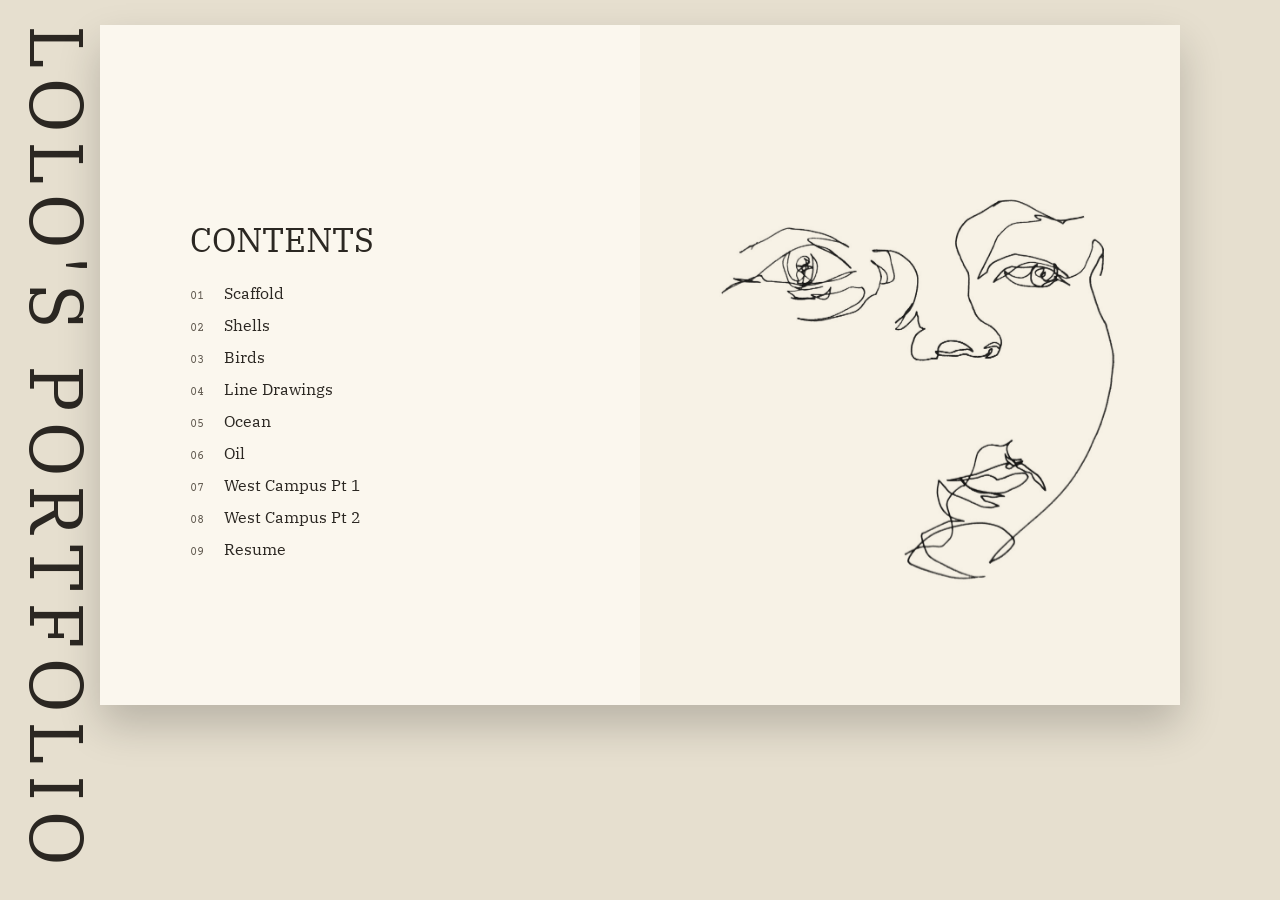
<file: index.html>
<!DOCTYPE html>
<html lang="en">
<head>
  <meta charset="utf-8">
  <meta name="viewport" content="width=device-width, initial-scale=1">
  <title>Lolo's Portfolio</title>
  <link rel="stylesheet" href="https://fonts.googleapis.com/css2?family=Courier+Prime&family=IBM+Plex+Serif&display=swap">
  <link rel="stylesheet" href="style.css">
</head>
<body>
  <header>LOLO'S PORTFOLIO</header>
  <main>
    <nav>
      <h1>CONTENTS</h1>
      <ol>
        <li><small>01</small> <a href="pages/scaffold.html">Scaffold</a></li>
        <li><small>02</small> <a href="pages/shells.html">Shells</a></li>
        <li><small>03</small> <a href="pages/birds.html">Birds</a></li>
        <li><small>04</small> <a href="pages/line-drawings.html">Line Drawings</a></li>
        <li><small>05</small> <a href="pages/ocean.html">Ocean</a></li>
        <li><small>06</small> <a href="pages/oil.html">Oil</a></li>
        <li><small>07</small> <a href="pages/west-campus.html">West Campus Pt 1</a></li>
        <li><small>08</small> <a href="pages/west-campus-2.html">West Campus Pt 2</a></li>
        <li><small>09</small> <a href="pages/resume.html">Resume</a></li>
      </ol>
    </nav>
    <img class="drawing" src="images/face.jpg" alt="line drawing of a face">
  </main>
</body>
</html>
</file>
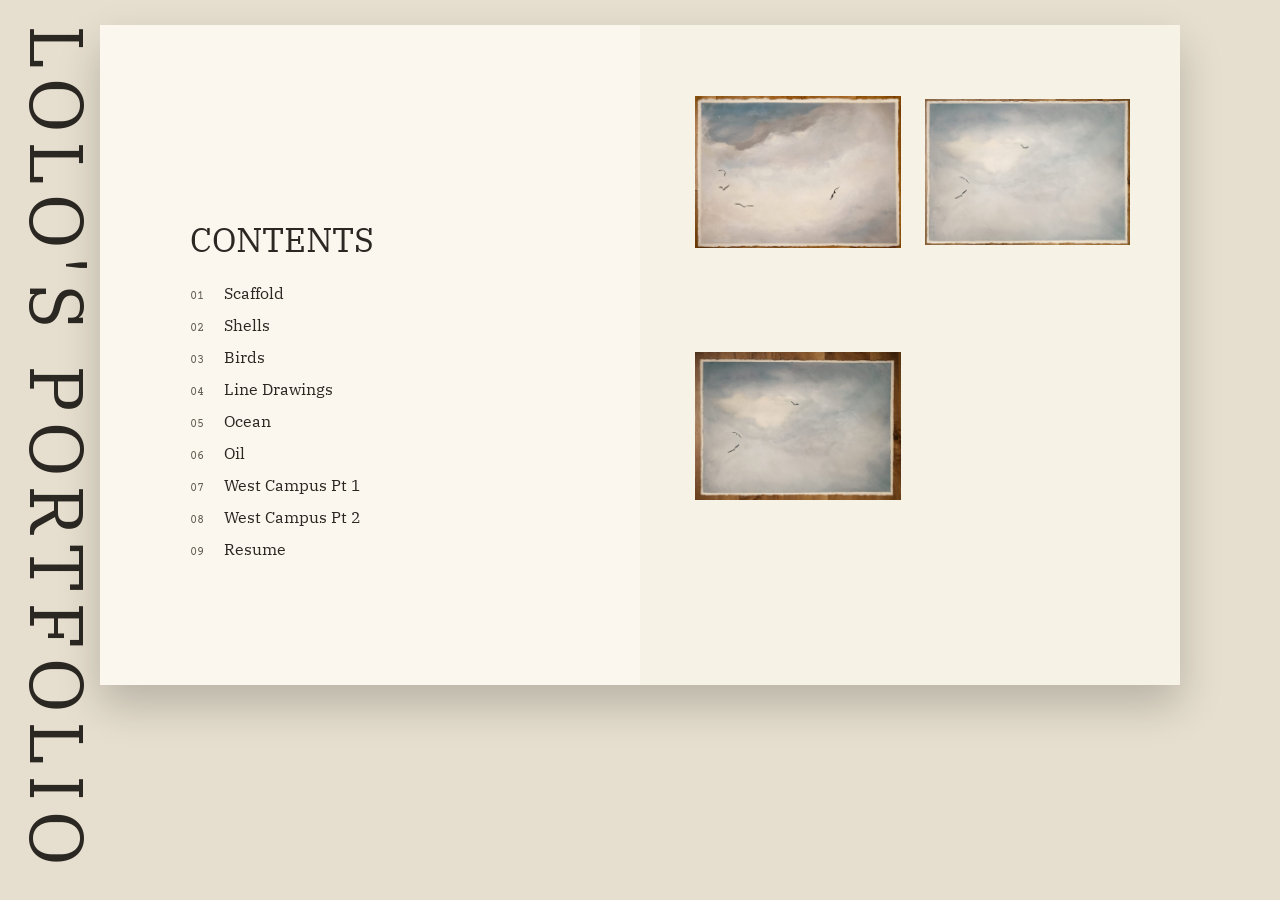
<file: pages/birds.html>
<!DOCTYPE html>
<html lang="en">
<head>
  <meta charset="utf-8">
  <meta name="viewport" content="width=device-width, initial-scale=1">
  <title>birds</title>
  <link rel="stylesheet" href="https://fonts.googleapis.com/css2?family=Courier+Prime&family=IBM+Plex+Serif&display=swap">
  <link rel="stylesheet" href="../style.css">
</head>
<body>
  <header>LOLO'S PORTFOLIO</header>
  <main>
    <nav>
      <h1><a href="../index.html">CONTENTS</a></h1>
      <ol>
        <li><small>01</small> <a href="scaffold.html">Scaffold</a></li>
        <li><small>02</small> <a href="shells.html">Shells</a></li>
        <li><small>03</small> <a href="birds.html">Birds</a></li>
        <li><small>04</small> <a href="line-drawings.html">Line Drawings</a></li>
        <li><small>05</small> <a href="ocean.html">Ocean</a></li>
        <li><small>06</small> <a href="oil.html">Oil</a></li>
        <li><small>07</small> <a href="west-campus.html">West Campus Pt 1</a></li>
        <li><small>08</small> <a href="west-campus-2.html">West Campus Pt 2</a></li>
        <li><small>09</small> <a href="resume.html">Resume</a></li>
      </ol>
    </nav>
    <div class="art">
      <figure>
        <img src="../images/thumb/bird-1.jpg" onclick="enlarge('../images/full/bird-1.jpg')" alt="watercolour birds flying in front of cream coloured clouds">
      </figure>
      <figure>
        <img src="../images/thumb/bird-2.jpg" onclick="enlarge('../images/full/bird-2.jpg')" alt="watercolour birds flying in front of blue coloured clouds">
      </figure>
      <figure>
        <img src="../images/thumb/bird-3.jpg" onclick="enlarge('../images/full/bird-3.jpg')" alt="watercolour birds flying in front of cream coloured clouds">
      </figure>
    </div>
  </main>
  <div id="popup" onclick="shrink()">
    <img id="big" alt="">
  </div>
  <script src="../script.js"></script>
</body>
</html>
</file>
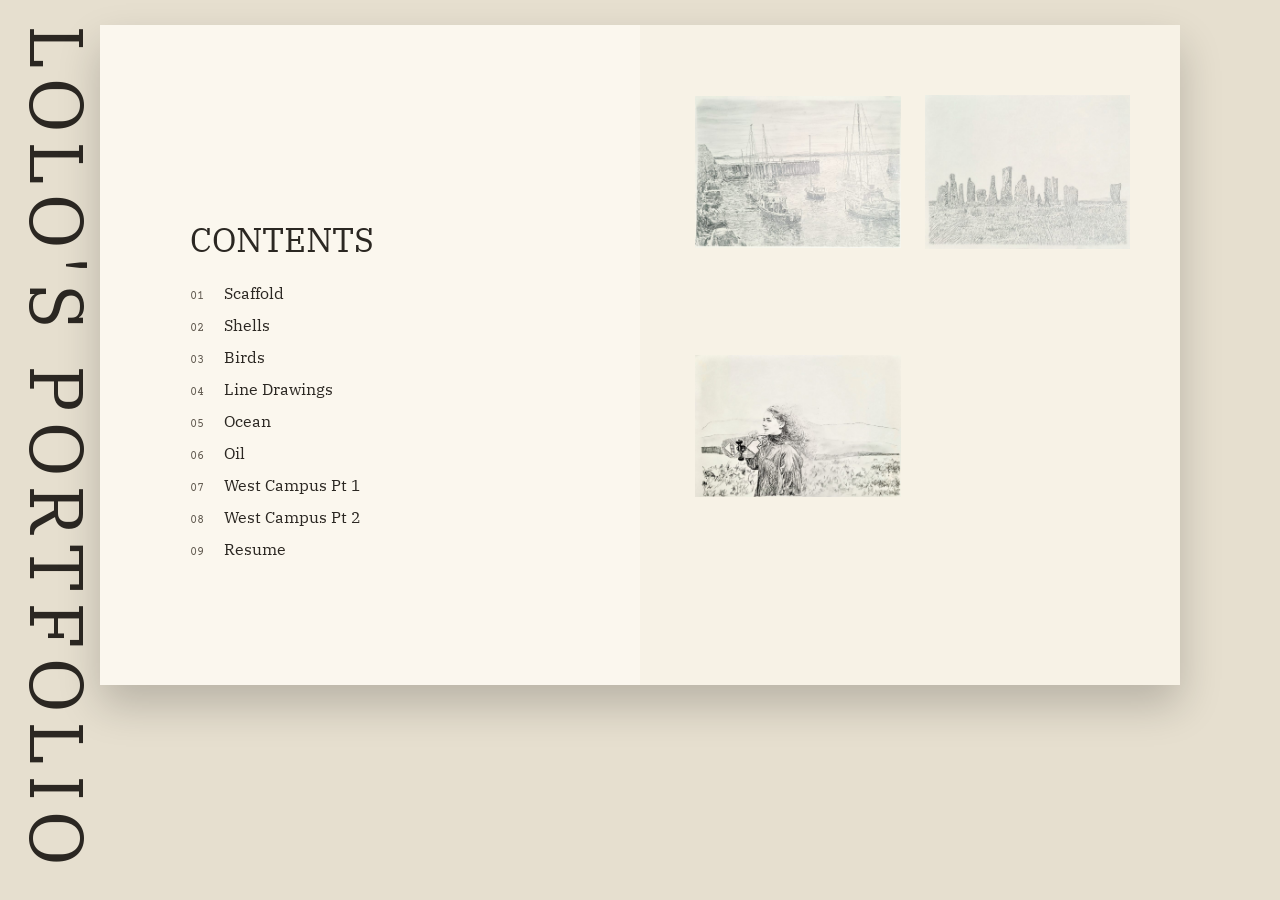
<file: pages/line-drawings.html>
<!DOCTYPE html>
<html lang="en">
<head>
  <meta charset="utf-8">
  <meta name="viewport" content="width=device-width, initial-scale=1">
  <title>line-drawings</title>
  <link rel="stylesheet" href="https://fonts.googleapis.com/css2?family=Courier+Prime&family=IBM+Plex+Serif&display=swap">
  <link rel="stylesheet" href="../style.css">
</head>
<body>
  <header>LOLO'S PORTFOLIO</header>
  <main>
    <nav>
      <h1><a href="../index.html">CONTENTS</a></h1>
      <ol>
        <li><small>01</small> <a href="scaffold.html">Scaffold</a></li>
        <li><small>02</small> <a href="shells.html">Shells</a></li>
        <li><small>03</small> <a href="birds.html">Birds</a></li>
        <li><small>04</small> <a href="line-drawings.html">Line Drawings</a></li>
        <li><small>05</small> <a href="ocean.html">Ocean</a></li>
        <li><small>06</small> <a href="oil.html">Oil</a></li>
        <li><small>07</small> <a href="west-campus.html">West Campus Pt 1</a></li>
        <li><small>08</small> <a href="west-campus-2.html">West Campus Pt 2</a></li>
        <li><small>09</small> <a href="resume.html">Resume</a></li>
      </ol>
    </nav>
    <div class="art">
      <figure>
        <img src="../images/thumb/line-drawing-boats.jpg" onclick="enlarge('../images/full/line-drawing-boats.jpg')" alt="pencil drawing of a harbour full of small boats">
      </figure>
      <figure>
        <img src="../images/thumb/line-drawing-callanish.jpg" onclick="enlarge('../images/full/line-drawing-callanish.jpg')" alt="pencil drawing of callanish standing stones">
      </figure>
      <figure>
        <img src="../images/thumb/line-drawing-self.jpg" onclick="enlarge('../images/full/line-drawing-self.jpg')" alt="pencil drawing of a girl with hair blown in wind holding a skateboard">
      </figure>
    </div>
  </main>
  <div id="popup" onclick="shrink()">
    <img id="big" alt="">
  </div>
  <script src="../script.js"></script>
</body>
</html>
</file>
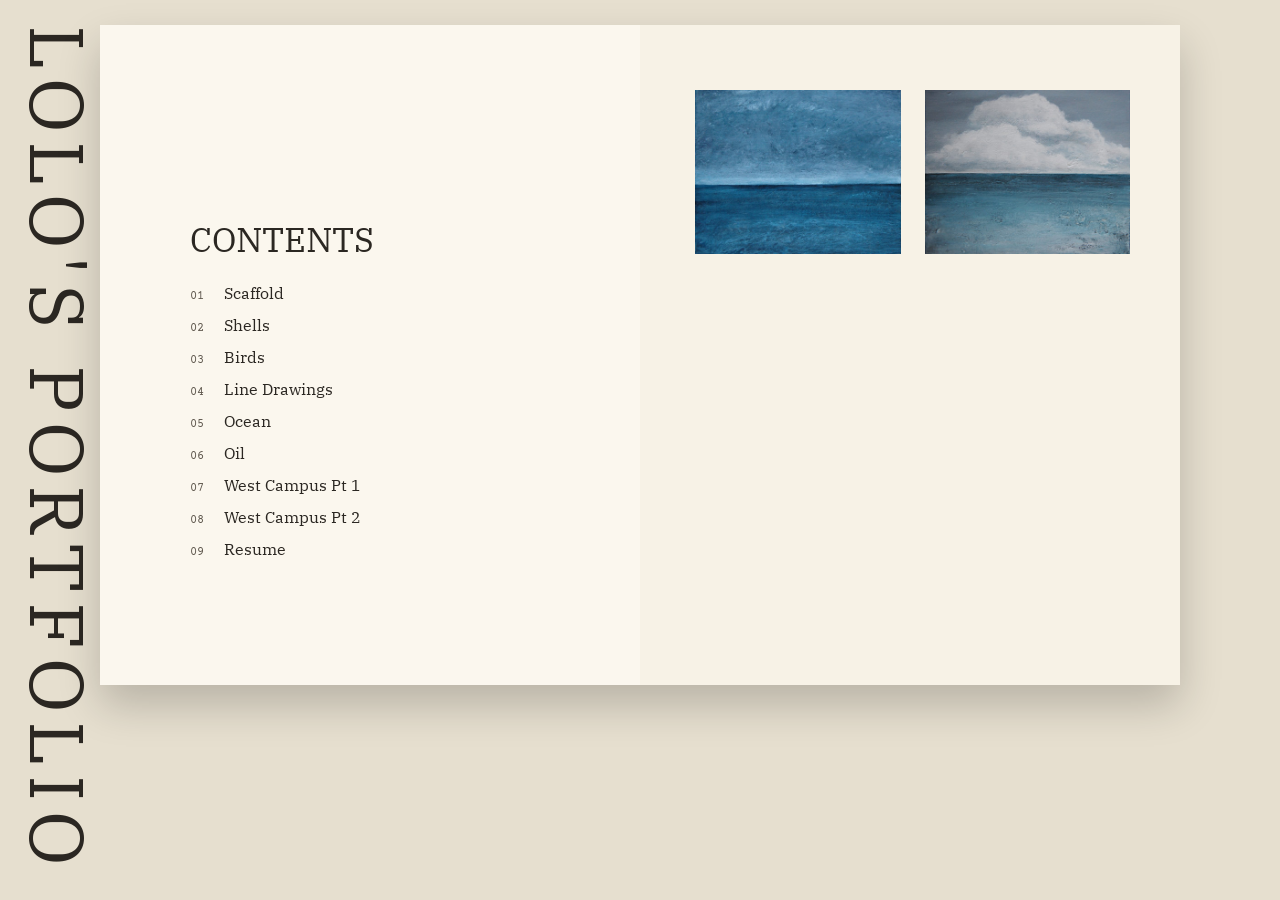
<file: pages/ocean.html>
<!DOCTYPE html>
<html lang="en">
<head>
  <meta charset="utf-8">
  <meta name="viewport" content="width=device-width, initial-scale=1">
  <title>ocean</title>
  <link rel="stylesheet" href="https://fonts.googleapis.com/css2?family=Courier+Prime&family=IBM+Plex+Serif&display=swap">
  <link rel="stylesheet" href="../style.css">
</head>
<body>
  <header>LOLO'S PORTFOLIO</header>
  <main>
    <nav>
      <h1><a href="../index.html">CONTENTS</a></h1>
      <ol>
        <li><small>01</small> <a href="scaffold.html">Scaffold</a></li>
        <li><small>02</small> <a href="shells.html">Shells</a></li>
        <li><small>03</small> <a href="birds.html">Birds</a></li>
        <li><small>04</small> <a href="line-drawings.html">Line Drawings</a></li>
        <li><small>05</small> <a href="ocean.html">Ocean</a></li>
        <li><small>06</small> <a href="oil.html">Oil</a></li>
        <li><small>07</small> <a href="west-campus.html">West Campus Pt 1</a></li>
        <li><small>08</small> <a href="west-campus-2.html">West Campus Pt 2</a></li>
        <li><small>09</small> <a href="resume.html">Resume</a></li>
      </ol>
    </nav>
    <div class="art">
      <figure>
        <img src="../images/thumb/ocean-1.jpg" onclick="enlarge('../images/full/ocean-1.jpg')" alt="watercolour and acrylic of a quiet rainy sea">
      </figure>
      <figure>
        <img src="../images/thumb/ocean-2.jpg" onclick="enlarge('../images/full/ocean-2.jpg')" alt="watercolour and acrylic image of a calm ocean at night">
      </figure>
    </div>
  </main>
  <div id="popup" onclick="shrink()">
    <img id="big" alt="">
  </div>
  <script src="../script.js"></script>
</body>
</html>
</file>
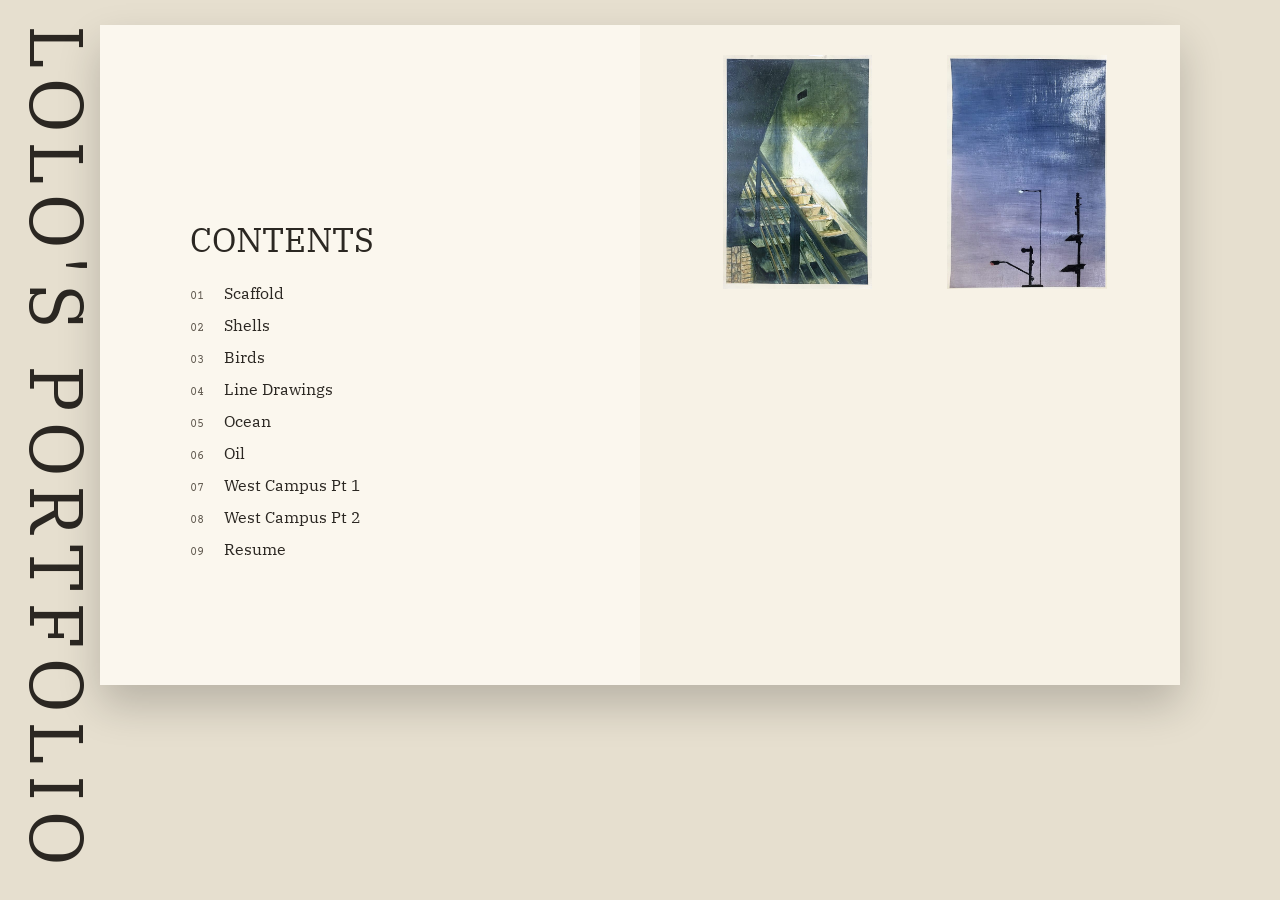
<file: pages/oil.html>
<!DOCTYPE html>
<html lang="en">
<head>
  <meta charset="utf-8">
  <meta name="viewport" content="width=device-width, initial-scale=1">
  <title>oil</title>
  <link rel="stylesheet" href="https://fonts.googleapis.com/css2?family=Courier+Prime&family=IBM+Plex+Serif&display=swap">
  <link rel="stylesheet" href="../style.css">
</head>
<body>
  <header>LOLO'S PORTFOLIO</header>
  <main>
    <nav>
      <h1><a href="../index.html">CONTENTS</a></h1>
      <ol>
        <li><small>01</small> <a href="scaffold.html">Scaffold</a></li>
        <li><small>02</small> <a href="shells.html">Shells</a></li>
        <li><small>03</small> <a href="birds.html">Birds</a></li>
        <li><small>04</small> <a href="line-drawings.html">Line Drawings</a></li>
        <li><small>05</small> <a href="ocean.html">Ocean</a></li>
        <li><small>06</small> <a href="oil.html">Oil</a></li>
        <li><small>07</small> <a href="west-campus.html">West Campus Pt 1</a></li>
        <li><small>08</small> <a href="west-campus-2.html">West Campus Pt 2</a></li>
        <li><small>09</small> <a href="resume.html">Resume</a></li>
      </ol>
    </nav>
    <div class="art">
      <figure>
        <img src="../images/thumb/building-internal.jpg" onclick="enlarge('../images/full/building-internal.jpg')" alt="oil painting of a green stairwell">
      </figure>
      <figure>
        <img src="../images/thumb/traffic-lights.jpg" onclick="enlarge('../images/full/traffic-lights.jpg')" alt="oil painting of streetlights backlit in setting light">
      </figure>
    </div>
  </main>
  <div id="popup" onclick="shrink()">
    <img id="big" alt="">
  </div>
  <script src="../script.js"></script>
</body>
</html>
</file>
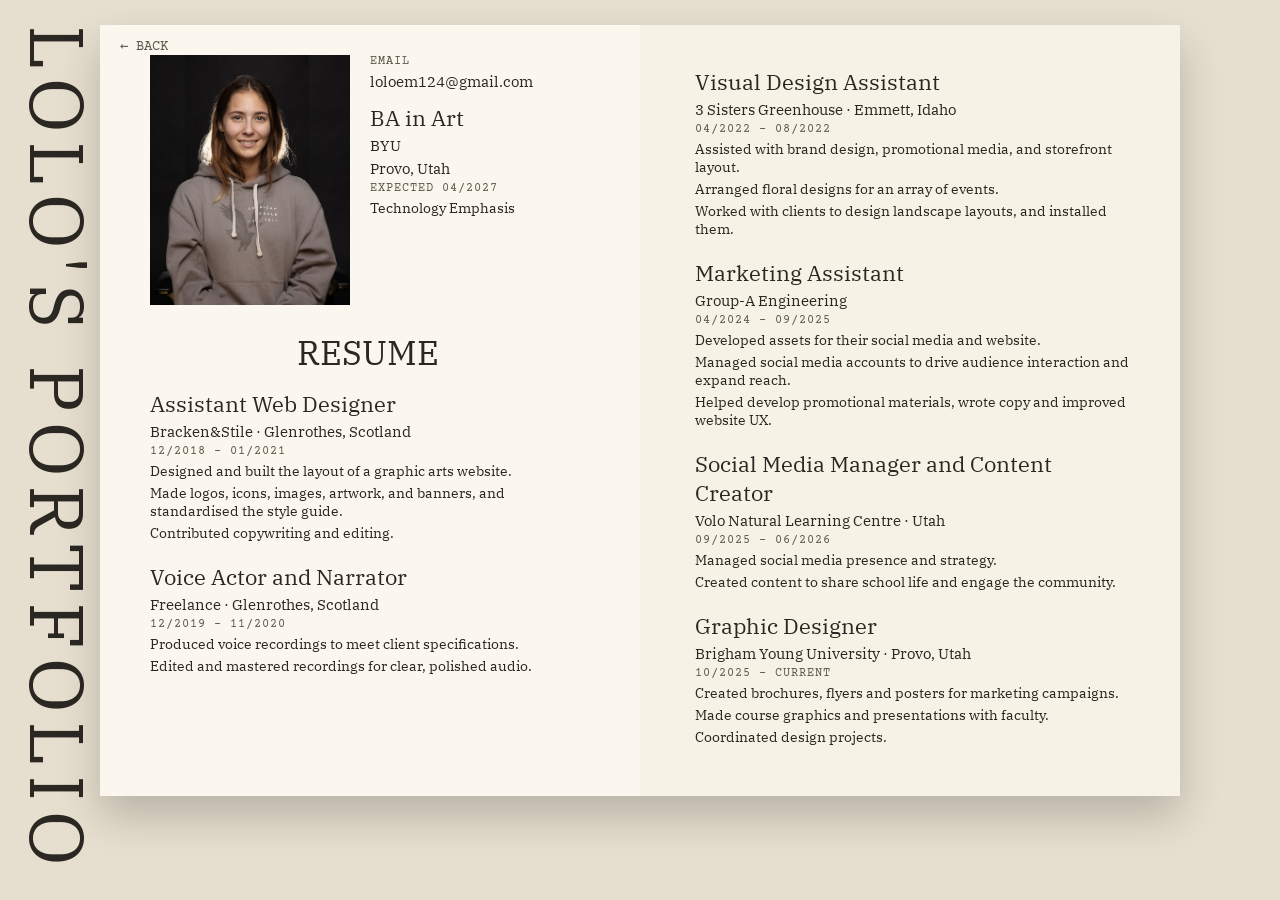
<file: pages/resume.html>
<!DOCTYPE html>
<html lang="en">
<head>
  <meta charset="utf-8">
  <meta name="viewport" content="width=device-width, initial-scale=1">
  <title>resume</title>
  <link rel="stylesheet" href="https://fonts.googleapis.com/css2?family=Courier+Prime&family=IBM+Plex+Serif&display=swap">
  <link rel="stylesheet" href="../style.css">
</head>
<body>
  <header>LOLO'S PORTFOLIO</header>
  <main>
    <a class="back" href="../index.html">← Back</a>
    <article>
      <aside>
        <figure>
          <img src="../images/me.jpg" alt="a girl wearing a grey jumper smiling">
        </figure>
        <div>
          <h3>Email</h3>
          <h2>loloem124@gmail.com</h2>
          <section>
            <h1>BA in Art</h1>
            <h2>BYU</h2>
            <h2>Provo, Utah</h2>
            <h3>Expected 04/2027</h3>
            <p>Technology Emphasis</p>
          </section>
        </div>
      </aside>
      <h1 class="big">RESUME</h1>
      <section>
        <h1>Assistant Web Designer</h1>
        <h2>Bracken&amp;Stile · Glenrothes, Scotland</h2>
        <h3>12/2018 – 01/2021</h3>
        <p>Designed and built the layout of a graphic arts website.</p>
        <p>Made logos, icons, images, artwork, and banners, and standardised the style guide.</p>
        <p>Contributed copywriting and editing.</p>
      </section>
      <section>
        <h1>Voice Actor and Narrator</h1>
        <h2>Freelance · Glenrothes, Scotland</h2>
        <h3>12/2019 – 11/2020</h3>
        <p>Produced voice recordings to meet client specifications.</p>
        <p>Edited and mastered recordings for clear, polished audio.</p>
      </section>
    </article>
    <article>
      <section>
        <h1>Visual Design Assistant</h1>
        <h2>3 Sisters Greenhouse · Emmett, Idaho</h2>
        <h3>04/2022 – 08/2022</h3>
        <p>Assisted with brand design, promotional media, and storefront layout.</p>
        <p>Arranged floral designs for an array of events.</p>
        <p>Worked with clients to design landscape layouts, and installed them.</p>
      </section>
      <section>
        <h1>Marketing Assistant</h1>
        <h2>Group-A Engineering</h2>
        <h3>04/2024 – 09/2025</h3>
        <p>Developed assets for their social media and website.</p>
        <p>Managed social media accounts to drive audience interaction and expand reach.</p>
        <p>Helped develop promotional materials, wrote copy and improved website UX.</p>
      </section>
      <section>
        <h1>Social Media Manager and Content Creator</h1>
        <h2>Volo Natural Learning Centre · Utah</h2>
        <h3>09/2025 – 06/2026</h3>
        <p>Managed social media presence and strategy.</p>
        <p>Created content to share school life and engage the community.</p>
      </section>
      <section>
        <h1>Graphic Designer</h1>
        <h2>Brigham Young University · Provo, Utah</h2>
        <h3>10/2025 – Current</h3>
        <p>Created brochures, flyers and posters for marketing campaigns.</p>
        <p>Made course graphics and presentations with faculty.</p>
        <p>Coordinated design projects.</p>
      </section>
    </article>
  </main>
</body>
</html>
</file>
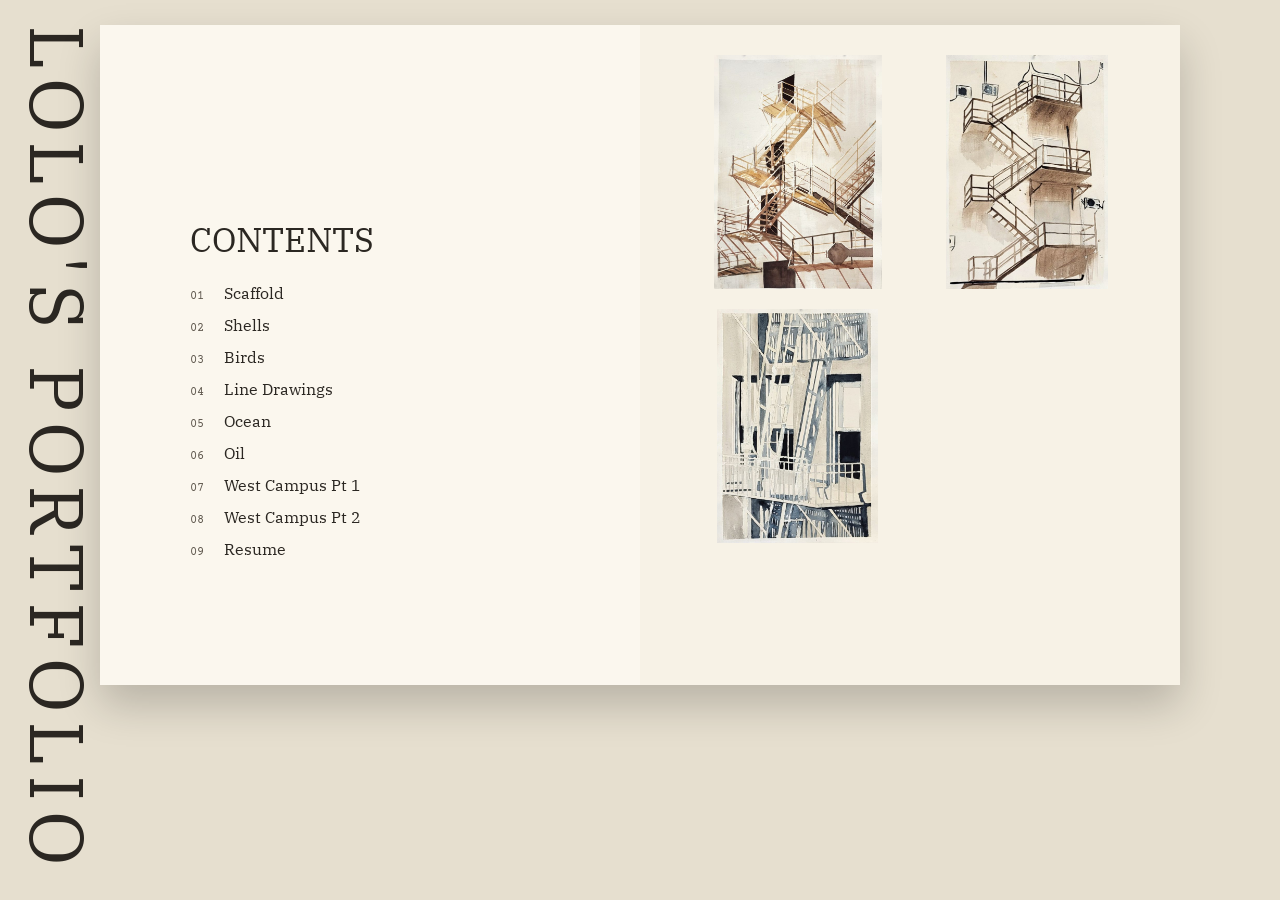
<file: pages/scaffold.html>
<!DOCTYPE html>
<html lang="en">
<head>
  <meta charset="utf-8">
  <meta name="viewport" content="width=device-width, initial-scale=1">
  <title>scaffold</title>
  <link rel="stylesheet" href="https://fonts.googleapis.com/css2?family=Courier+Prime&family=IBM+Plex+Serif&display=swap">
  <link rel="stylesheet" href="../style.css">
</head>
<body>
  <header>LOLO'S PORTFOLIO</header>
  <main>
    <nav>
      <h1><a href="../index.html">CONTENTS</a></h1>
      <ol>
        <li><small>01</small> <a href="scaffold.html">Scaffold</a></li>
        <li><small>02</small> <a href="shells.html">Shells</a></li>
        <li><small>03</small> <a href="birds.html">Birds</a></li>
        <li><small>04</small> <a href="line-drawings.html">Line Drawings</a></li>
        <li><small>05</small> <a href="ocean.html">Ocean</a></li>
        <li><small>06</small> <a href="oil.html">Oil</a></li>
        <li><small>07</small> <a href="west-campus.html">West Campus Pt 1</a></li>
        <li><small>08</small> <a href="west-campus-2.html">West Campus Pt 2</a></li>
        <li><small>09</small> <a href="resume.html">Resume</a></li>
      </ol>
    </nav>
    <div class="art">
      <figure>
        <img src="../images/thumb/building-doors.jpg" onclick="enlarge('../images/full/building-doors.jpg')" alt="watercolour image of a fire escape and doors">
      </figure>
      <figure>
        <img src="../images/thumb/building-fans.jpg" onclick="enlarge('../images/full/building-fans.jpg')" alt="watercolour of a fire escape with fans, windows">
      </figure>
      <figure>
        <img src="../images/thumb/building-windows.jpg" onclick="enlarge('../images/full/building-windows.jpg')" alt="watercolour image of a fire escape and windows">
      </figure>
    </div>
  </main>
  <div id="popup" onclick="shrink()">
    <img id="big" alt="">
  </div>
  <script src="../script.js"></script>
</body>
</html>
</file>
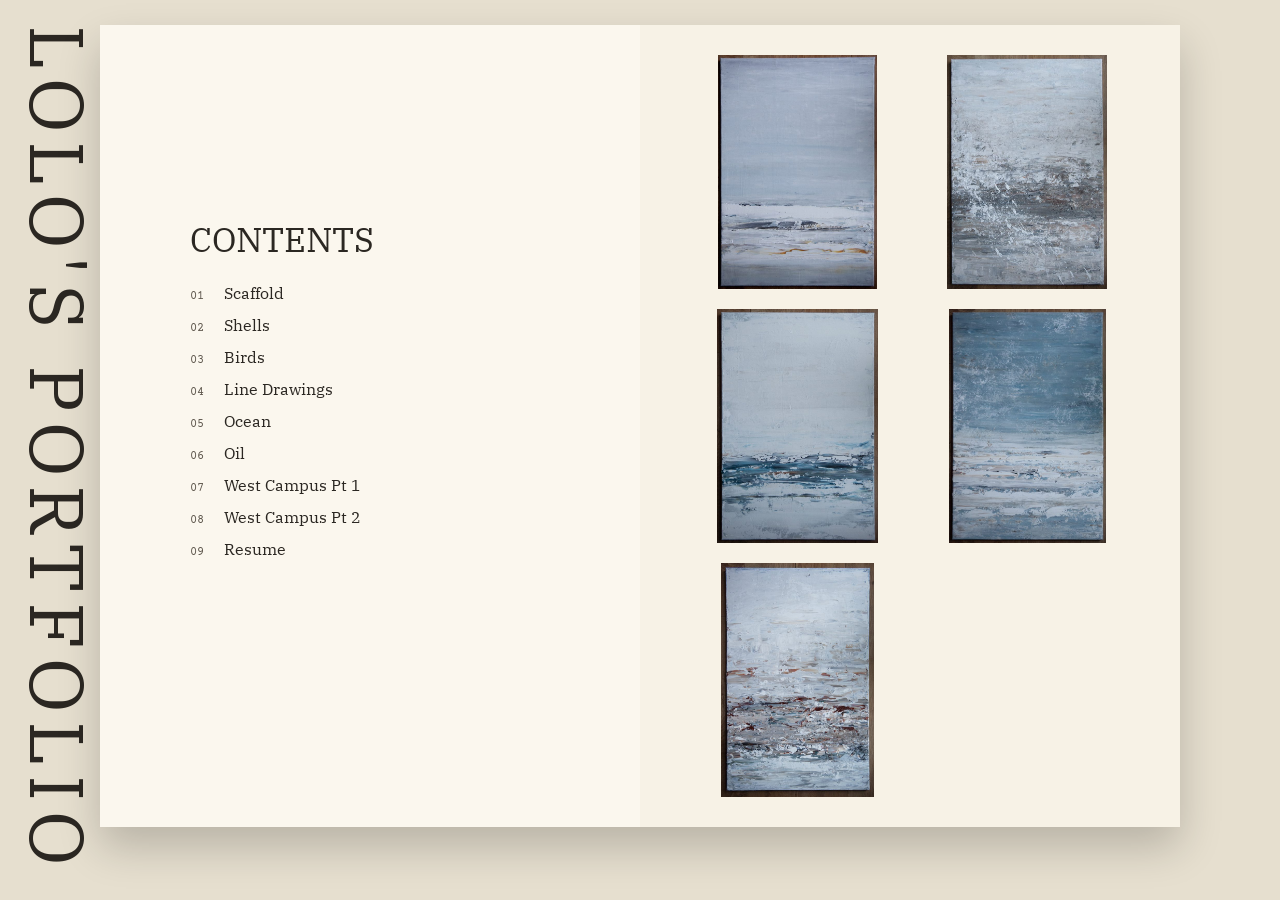
<file: pages/shells.html>
<!DOCTYPE html>
<html lang="en">
<head>
  <meta charset="utf-8">
  <meta name="viewport" content="width=device-width, initial-scale=1">
  <title>shells</title>
  <link rel="stylesheet" href="https://fonts.googleapis.com/css2?family=Courier+Prime&family=IBM+Plex+Serif&display=swap">
  <link rel="stylesheet" href="../style.css">
</head>
<body>
  <header>LOLO'S PORTFOLIO</header>
  <main>
    <nav>
      <h1><a href="../index.html">CONTENTS</a></h1>
      <ol>
        <li><small>01</small> <a href="scaffold.html">Scaffold</a></li>
        <li><small>02</small> <a href="shells.html">Shells</a></li>
        <li><small>03</small> <a href="birds.html">Birds</a></li>
        <li><small>04</small> <a href="line-drawings.html">Line Drawings</a></li>
        <li><small>05</small> <a href="ocean.html">Ocean</a></li>
        <li><small>06</small> <a href="oil.html">Oil</a></li>
        <li><small>07</small> <a href="west-campus.html">West Campus Pt 1</a></li>
        <li><small>08</small> <a href="west-campus-2.html">West Campus Pt 2</a></li>
        <li><small>09</small> <a href="resume.html">Resume</a></li>
      </ol>
    </nav>
    <div class="art">
      <figure>
        <img src="../images/thumb/conch.jpg" onclick="enlarge('../images/full/conch.jpg')" alt="abstract acrylic painting with horizontal paint streaks in blue and white and yellow">
      </figure>
      <figure>
        <img src="../images/thumb/limpet.jpg" onclick="enlarge('../images/full/limpet.jpg')" alt="abstract acrylic painting with horizontal paint streaks in grey and white splatters">
      </figure>
      <figure>
        <img src="../images/thumb/mussel.jpg" onclick="enlarge('../images/full/mussel.jpg')" alt="abstract acrylic painting with horizontal paint streaks in dark blue and white">
      </figure>
      <figure>
        <img src="../images/thumb/otter-shell.jpg" onclick="enlarge('../images/full/otter-shell.jpg')" alt="abstract acrylic painting with horizontal paint streaks in blue and grey and yellow">
      </figure>
      <figure>
        <img src="../images/thumb/whelk.jpg" onclick="enlarge('../images/full/whelk.jpg')" alt="abstract acrylic painting with messy paint streaks in grey and brown and yellow">
      </figure>
    </div>
  </main>
  <div id="popup" onclick="shrink()">
    <img id="big" alt="">
  </div>
  <script src="../script.js"></script>
</body>
</html>
</file>
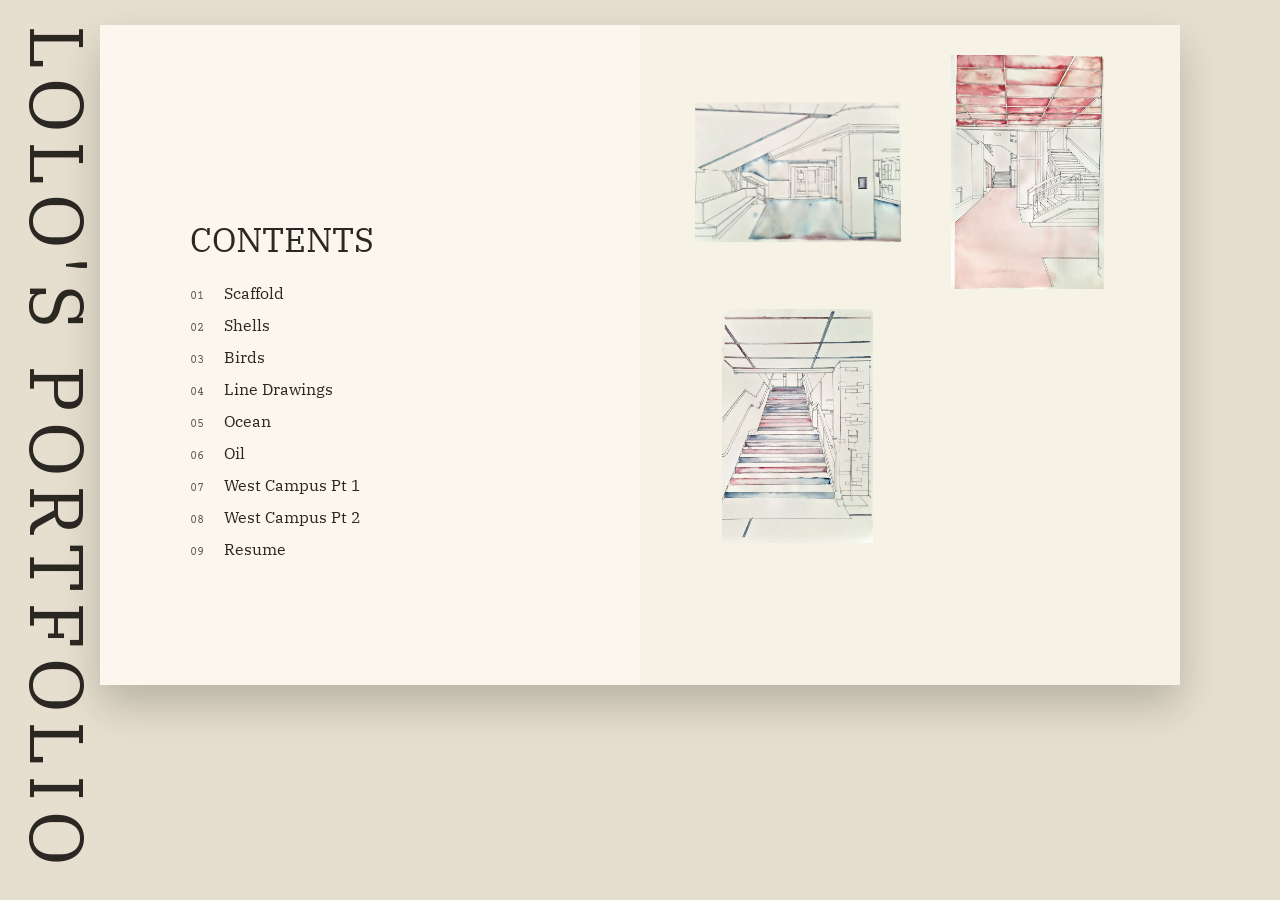
<file: pages/west-campus-2.html>
<!DOCTYPE html>
<html lang="en">
<head>
  <meta charset="utf-8">
  <meta name="viewport" content="width=device-width, initial-scale=1">
  <title>west-campus-2</title>
  <link rel="stylesheet" href="https://fonts.googleapis.com/css2?family=Courier+Prime&family=IBM+Plex+Serif&display=swap">
  <link rel="stylesheet" href="../style.css">
</head>
<body>
  <header>LOLO'S PORTFOLIO</header>
  <main>
    <nav>
      <h1><a href="../index.html">CONTENTS</a></h1>
      <ol>
        <li><small>01</small> <a href="scaffold.html">Scaffold</a></li>
        <li><small>02</small> <a href="shells.html">Shells</a></li>
        <li><small>03</small> <a href="birds.html">Birds</a></li>
        <li><small>04</small> <a href="line-drawings.html">Line Drawings</a></li>
        <li><small>05</small> <a href="ocean.html">Ocean</a></li>
        <li><small>06</small> <a href="oil.html">Oil</a></li>
        <li><small>07</small> <a href="west-campus.html">West Campus Pt 1</a></li>
        <li><small>08</small> <a href="west-campus-2.html">West Campus Pt 2</a></li>
        <li><small>09</small> <a href="resume.html">Resume</a></li>
      </ol>
    </nav>
    <div class="art">
      <figure>
        <img src="../images/thumb/west-campus-ofice.jpg" onclick="enlarge('../images/full/west-campus-ofice.jpg')" alt="watercolour of an office in a high school">
      </figure>
      <figure>
        <img src="../images/thumb/west-campus-south.jpg" onclick="enlarge('../images/full/west-campus-south.jpg')" alt="watercolour of a hallway in a high school">
      </figure>
      <figure>
        <img src="../images/thumb/west-campus-stairs.jpg" onclick="enlarge('../images/full/west-campus-stairs.jpg')" alt="watercolour of a staircase in a high school">
      </figure>
    </div>
  </main>
  <div id="popup" onclick="shrink()">
    <img id="big" alt="">
  </div>
  <script src="../script.js"></script>
</body>
</html>
</file>
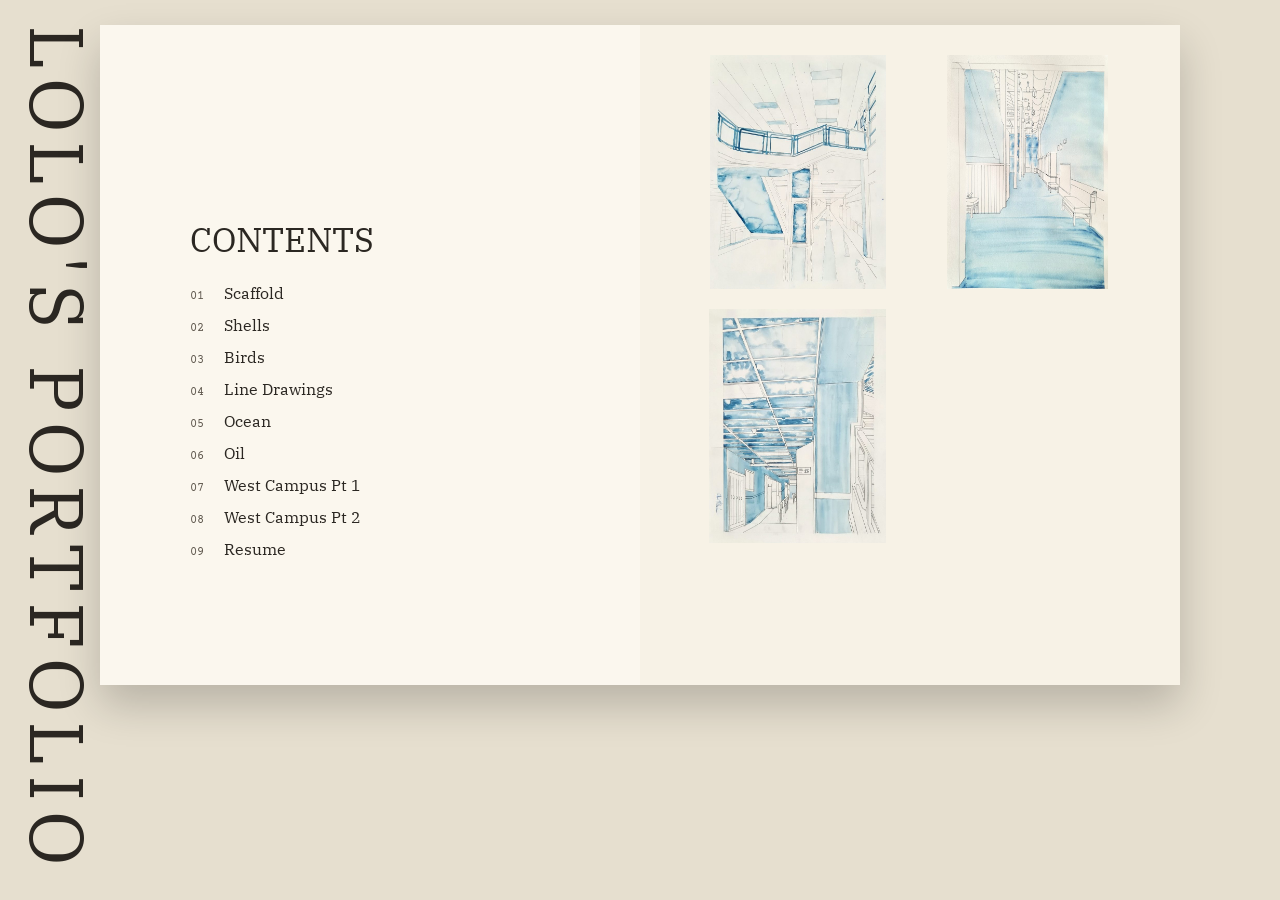
<file: pages/west-campus.html>
<!DOCTYPE html>
<html lang="en">
<head>
  <meta charset="utf-8">
  <meta name="viewport" content="width=device-width, initial-scale=1">
  <title>west-campus</title>
  <link rel="stylesheet" href="https://fonts.googleapis.com/css2?family=Courier+Prime&family=IBM+Plex+Serif&display=swap">
  <link rel="stylesheet" href="../style.css">
</head>
<body>
  <header>LOLO'S PORTFOLIO</header>
  <main>
    <nav>
      <h1><a href="../index.html">CONTENTS</a></h1>
      <ol>
        <li><small>01</small> <a href="scaffold.html">Scaffold</a></li>
        <li><small>02</small> <a href="shells.html">Shells</a></li>
        <li><small>03</small> <a href="birds.html">Birds</a></li>
        <li><small>04</small> <a href="line-drawings.html">Line Drawings</a></li>
        <li><small>05</small> <a href="ocean.html">Ocean</a></li>
        <li><small>06</small> <a href="oil.html">Oil</a></li>
        <li><small>07</small> <a href="west-campus.html">West Campus Pt 1</a></li>
        <li><small>08</small> <a href="west-campus-2.html">West Campus Pt 2</a></li>
        <li><small>09</small> <a href="resume.html">Resume</a></li>
      </ol>
    </nav>
    <div class="art">
      <figure>
        <img src="../images/thumb/west-campus-lift.jpg" onclick="enlarge('../images/full/west-campus-lift.jpg')" alt="watercolour of an elevator in a high school">
      </figure>
      <figure>
        <img src="../images/thumb/west-campus-lobby.jpg" onclick="enlarge('../images/full/west-campus-lobby.jpg')" alt="watercolour of the lobby interior of a high school">
      </figure>
      <figure>
        <img src="../images/thumb/west-campus-lockers.jpg" onclick="enlarge('../images/full/west-campus-lockers.jpg')" alt="watercolour of lockers and a staircase in a high school">
      </figure>
    </div>
  </main>
  <div id="popup" onclick="shrink()">
    <img id="big" alt="">
  </div>
  <script src="../script.js"></script>
</body>
</html>
</file>
<file: style.css>
body {
  margin: 0;
  padding: 25px 100px;
  background: #E6DFCF;
  color: #2B2722;
  font-family: 'IBM Plex Serif', serif;
}

header {
  position: fixed;
  left: 20px;
  top: 25px;
  writing-mode: vertical-rl;
  font-size: calc((100vh - 50px) / 11.2);
  letter-spacing: 0.12em;
  line-height: 1;
}

a { color: inherit; text-decoration: none; }
a:hover { color: #A23B2A; }
small { font-family: 'Courier Prime', monospace; font-size: 12px; color: #5E574D; }

main {
  position: relative;
  max-width: 1050px;
  min-height: 600px;
  margin: 0 auto;
  padding: 30px 50px;
  background: linear-gradient(to right, #FBF7EE 50%, #F7F2E6 50%);
  box-shadow: 0 20px 40px rgba(0, 0, 0, 0.2);
  display: grid;
  grid-template-columns: 1fr 1fr;
  gap: 110px;
}

h1 { font-size: 22px; font-weight: normal; margin: 12px 0 4px 0; }
h2 { font-size: 15px; font-weight: normal; margin: 0 0 4px 0; }
h3 { font-family: 'Courier Prime', monospace; font-size: 12px; font-weight: normal; 
  letter-spacing: 1px; text-transform: uppercase; color: #5E574D; margin: 0 0 4px 0; }

p { font-size: 14px; margin: 0 0 4px 0; }
figure { margin: 0; }

nav { padding: 150px 0 0 40px; }
nav h1 { font-size: 34px; }
nav ol { list-style: none; padding: 0; }
nav li { padding: 6px 0; }
nav small { margin-right: 16px; }

.drawing { width: 100%; margin-top: 40px; mix-blend-mode: multiply; }
.art { display: grid; grid-template-columns: 1fr 1fr; gap: 20px 24px; align-content: start; }
.art img { height: 26vh; object-fit: contain; cursor: zoom-in; }
figure img { display: block; width: 100%; }

.back { position: absolute; top: 12px; left: 20px; 
  font-family: 'Courier Prime', monospace; font-size: 14px; 
  text-transform: uppercase; color: #5E574D; }

.big { font-size: 34px; text-align: center; margin-bottom: 15px; }
aside { display: flex; gap: 20px; margin-bottom: 25px; }
aside img { width: 200px; }
section { margin-bottom: 20px; }

#popup { display: none; position: fixed; top: 0; left: 0; 
  width: 100%; height: 100%; background: rgba(0, 0, 0, 0.8); 
  align-items: center; justify-content: center; cursor: zoom-out; }
#popup img { max-width: 90%; max-height: 90%; }

@media (max-width: 800px) {
  body { padding: 20px; }
  header { position: static; writing-mode: horizontal-tb; font-size: 6vw; letter-spacing: 0.1em; white-space: nowrap; margin-bottom: 25px; }
  main { grid-template-columns: 1fr; gap: 30px; padding: 30px 20px; background: #FBF7EE; }
  nav { padding: 0; }
  aside { flex-wrap: wrap; }
  .art img { height: auto; }
}
</file>
